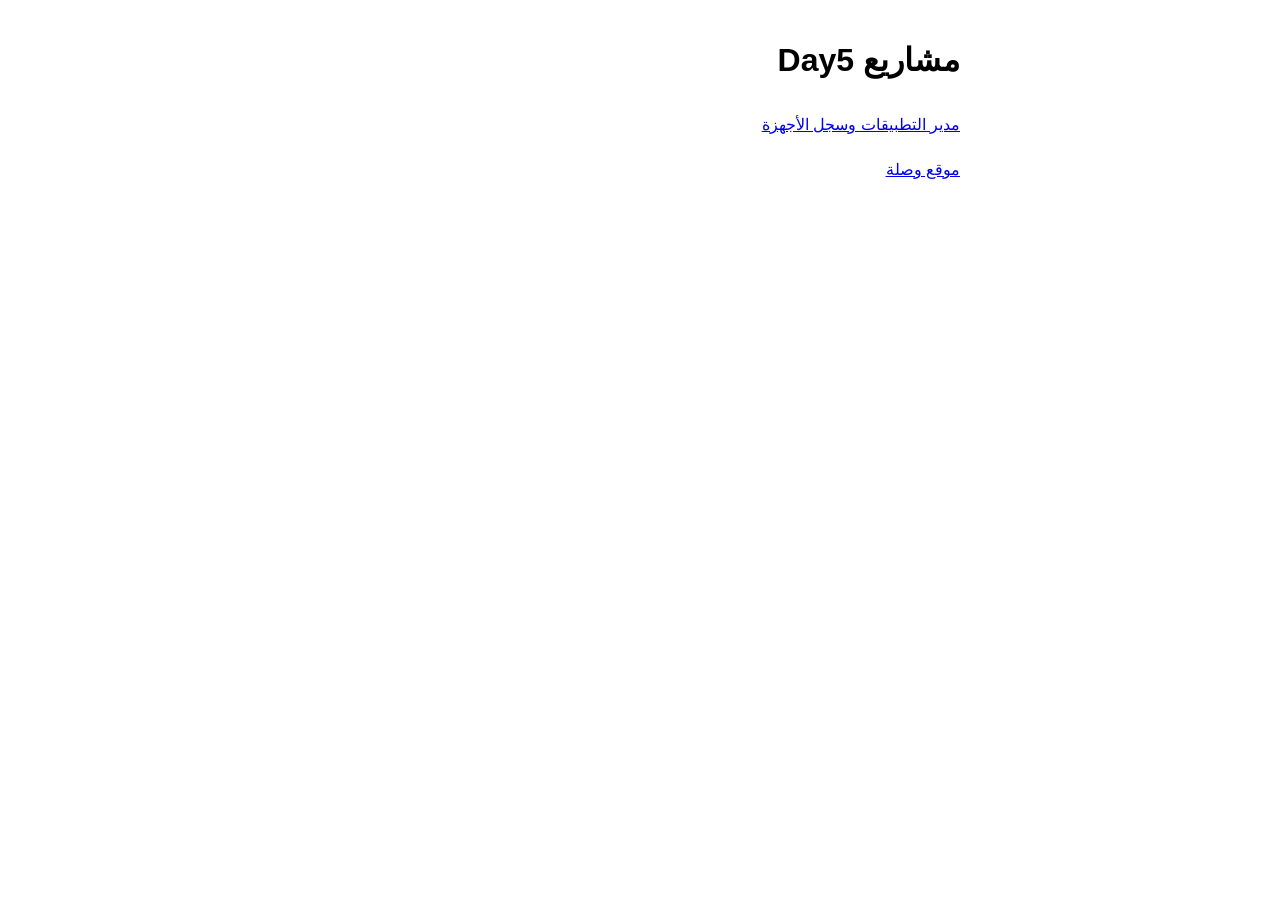
<file: index.html>
<!DOCTYPE html>
<html lang="ar" dir="rtl">
<head>
<meta charset="UTF-8">
<meta name="viewport" content="width=device-width, initial-scale=1">
<title>يوم 5</title>
<style>body{font-family:Tahoma,sans-serif;max-width:40rem;margin:2rem auto;padding:0 1rem;line-height:1.8}a{display:block;margin:.4rem 0}</style>
</head>
<body>
<h1>مشاريع Day5</h1>
<p><a href="portal/">مدير التطبيقات وسجل الأجهزة</a></p>
<p><a href="website/">موقع وصلة</a></p>
</body>
</html>
</file>
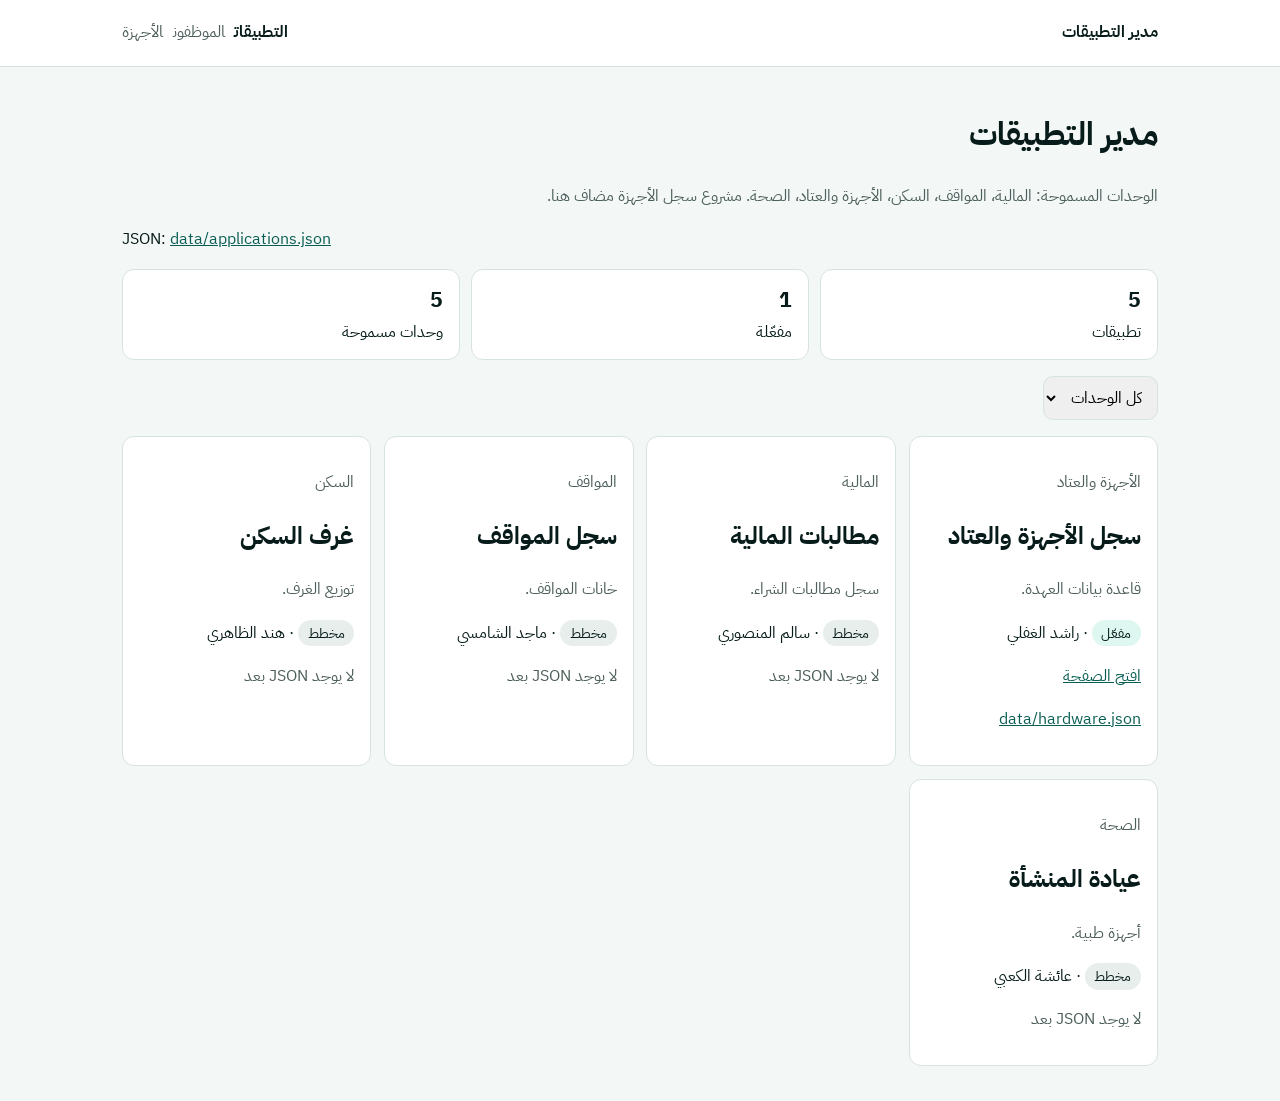
<file: portal/index.html>
<!DOCTYPE html>
<html lang="ar" dir="rtl">
<head>
<meta charset="UTF-8">
<meta name="viewport" content="width=device-width, initial-scale=1">
<title>مدير التطبيقات</title>
<link rel="stylesheet" href="https://fonts.googleapis.com/css2?family=IBM+Plex+Sans+Arabic:wght@400;700&display=swap">
<link rel="stylesheet" href="styles.css">
</head>
<body data-page="apps">
<header><div class="wrap"><a class="brand" href="index.html">مدير التطبيقات</a><nav><a href="index.html" aria-current="page">التطبيقات</a><a href="employees.html">الموظفون</a><a href="hardware.html">الأجهزة</a></nav></div></header>
<main class="wrap">
<h1>مدير التطبيقات</h1>
<p class="lead">الوحدات المسموحة: المالية، المواقف، السكن، الأجهزة والعتاد، الصحة. مشروع سجل الأجهزة مضاف هنا.</p>
<p class="json-link">JSON: <a href="data/applications.json">data/applications.json</a></p>
<ul class="stats" id="stats"></ul>
<div class="toolbar"><select id="unit"><option value="">كل الوحدات</option><option value="hardware">الأجهزة</option><option value="finance">المالية</option><option value="parking">المواقف</option><option value="accommodation">السكن</option><option value="health">الصحة</option></select></div>
<p id="error"></p>
<ul class="grid" id="app-grid"></ul>
</main>
<script src="app.js"></script>
</body></html>
</file>
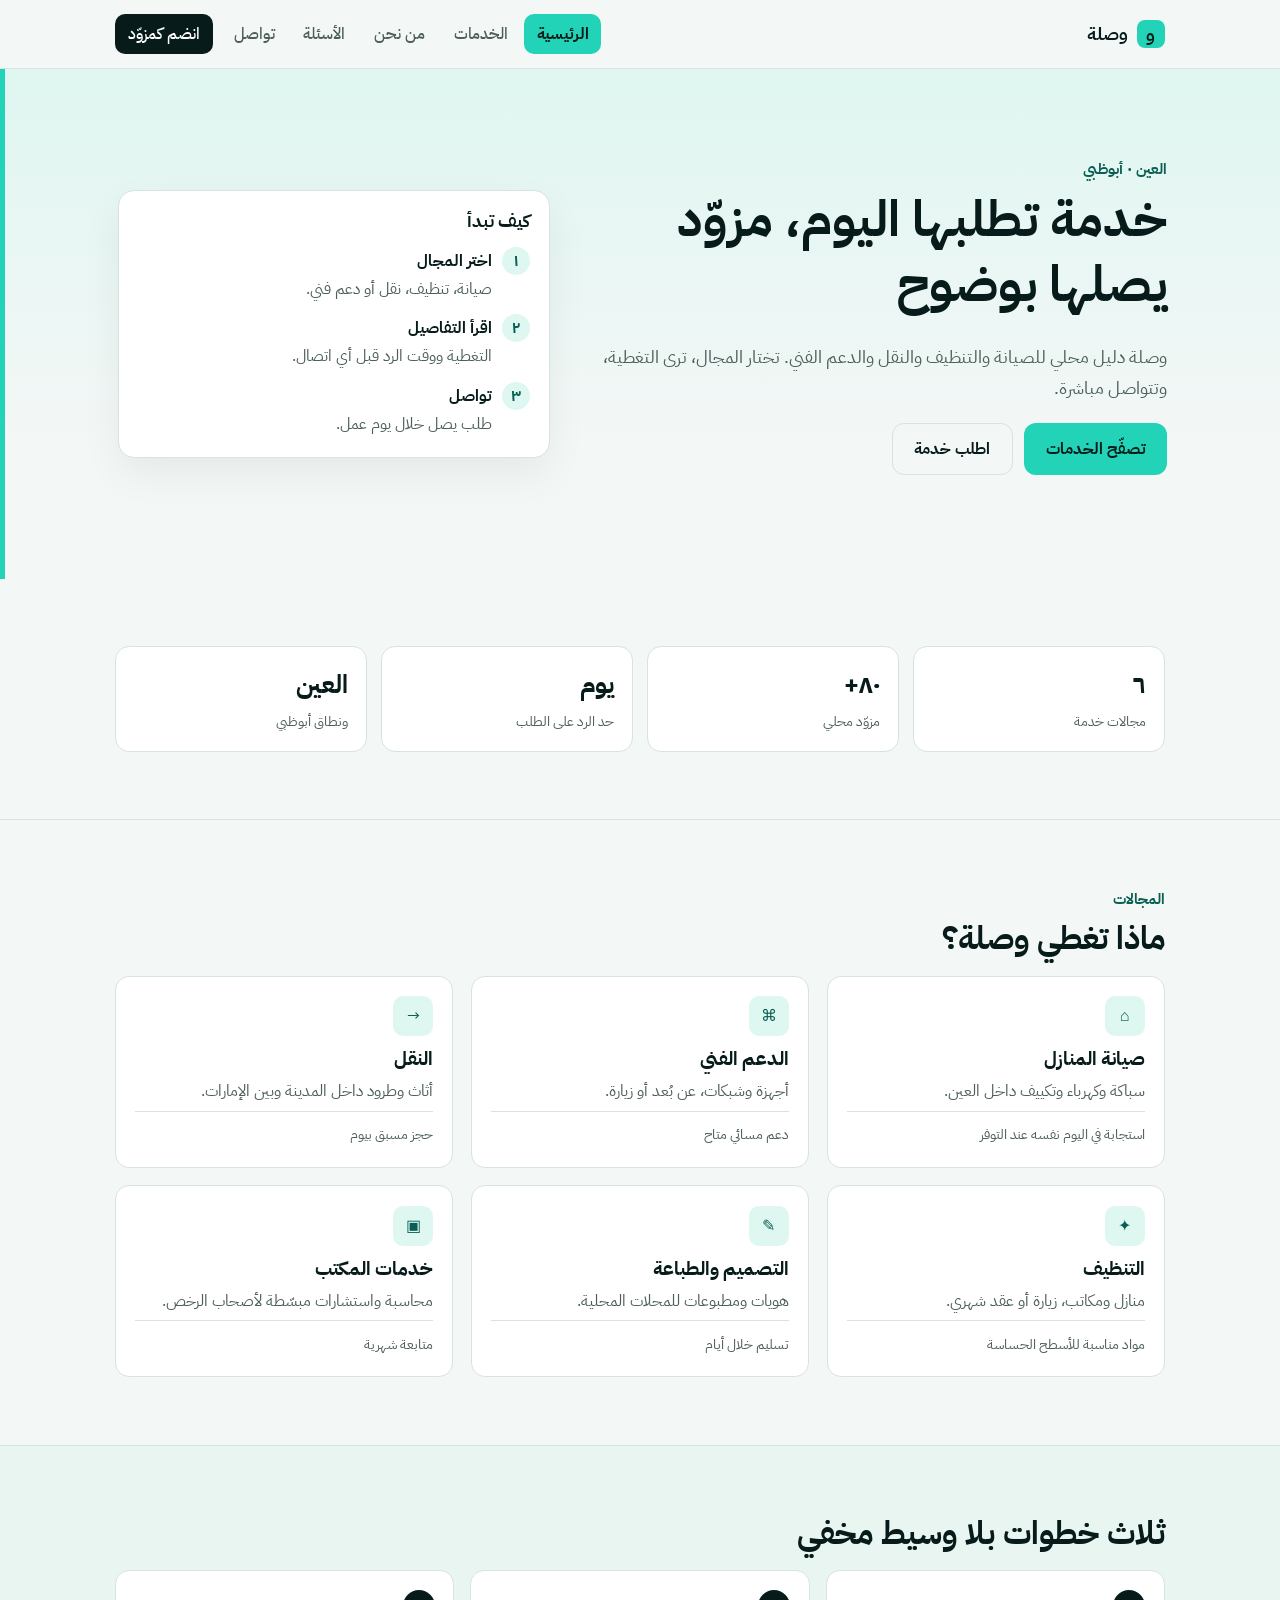
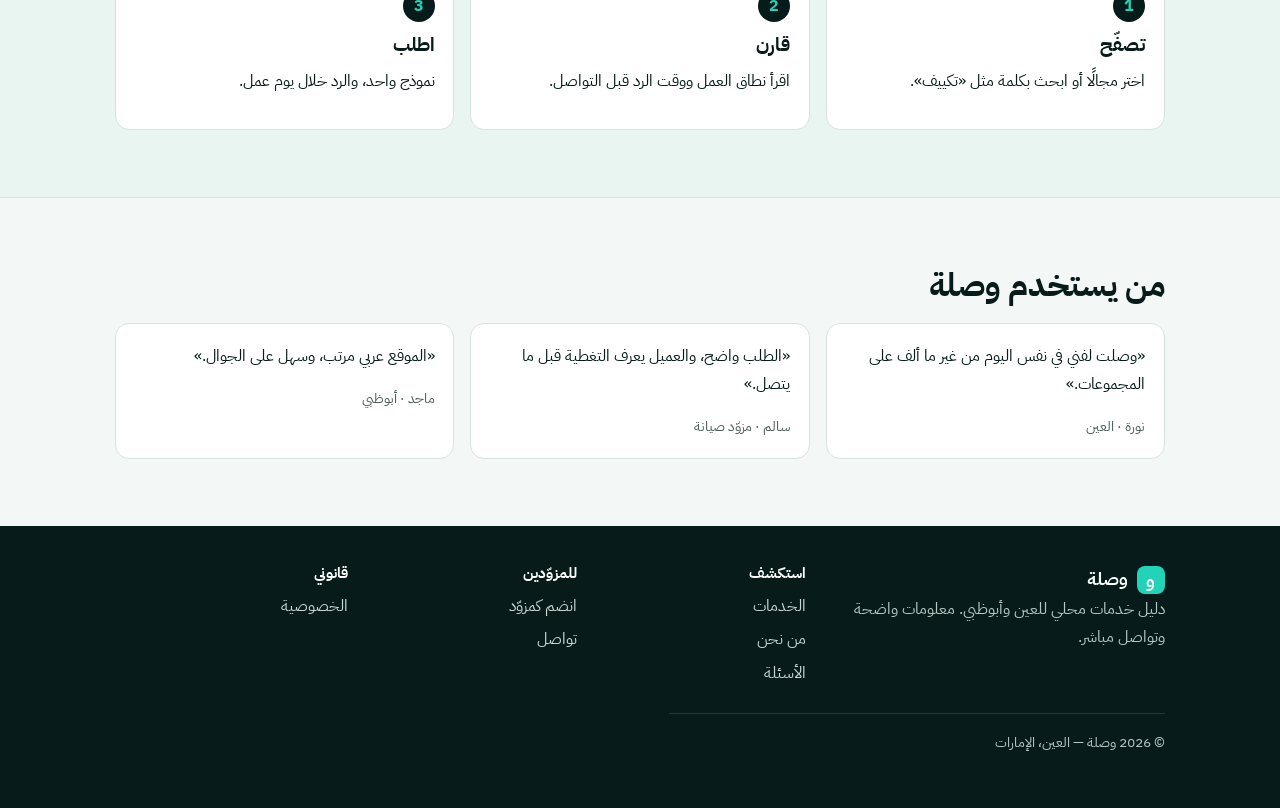
<file: website/index.html>
<!DOCTYPE html>
<html lang="ar" dir="rtl">
<head>
<meta charset="UTF-8">
<meta name="viewport" content="width=device-width, initial-scale=1">
<title>وصلة — خدمات واضحة في العين</title>
<meta name="description" content="وصلة تربطك بمزوّدي الصيانة والتنظيف والنقل والدعم الفني في العين وأبوظبي.">
<link rel="icon" href="favicon.svg" type="image/svg+xml">
<link rel="preconnect" href="https://fonts.googleapis.com">
<link rel="preconnect" href="https://fonts.gstatic.com" crossorigin>
<link rel="stylesheet" href="https://fonts.googleapis.com/css2?family=IBM+Plex+Sans+Arabic:wght@400;500;700&display=swap">
<link rel="stylesheet" href="styles.css">
</head>
<body>
<a class="skip" href="#main">تخطّي إلى المحتوى</a>
<header class="site-header">
  <div class="wrap">
    <a class="brand" href="index.html"><span class="mark">و</span> وصلة</a>
    <button class="nav-toggle" type="button" aria-expanded="false" aria-controls="site-nav">القائمة</button>
    <nav class="nav" id="site-nav" aria-label="التنقّل">
      <ul>
        <li><a href="index.html" aria-current="page">الرئيسية</a></li>
        <li><a href="services.html">الخدمات</a></li>
        <li><a href="about.html">من نحن</a></li>
        <li><a href="faq.html">الأسئلة</a></li>
        <li><a href="contact.html">تواصل</a></li>
        <li><a class="nav-cta" href="join.html">انضم كمزوّد</a></li>
      </ul>
    </nav>
  </div>
</header>
<main id="main">
  <section class="hero">
    <div class="wrap hero-grid">
      <div>
        <p class="kicker">العين · أبوظبي</p>
        <h1>خدمة تطلبها اليوم، مزوّد يصلها بوضوح</h1>
        <p class="lead">وصلة دليل محلي للصيانة والتنظيف والنقل والدعم الفني. تختار المجال، ترى التغطية، وتتواصل مباشرة.</p>
        <p class="btn-row">
          <a class="btn" href="services.html">تصفّح الخدمات</a>
          <a class="btn btn-ghost" href="contact.html">اطلب خدمة</a>
        </p>
      </div>
      <aside class="panel">
        <h2 style="font-size:1.15rem;margin:0 0 .8rem">كيف تبدأ</h2>
        <ol class="mini">
          <li><span class="dot">١</span><span><strong>اختر المجال</strong>صيانة، تنظيف، نقل أو دعم فني.</span></li>
          <li><span class="dot">٢</span><span><strong>اقرأ التفاصيل</strong>التغطية ووقت الرد قبل أي اتصال.</span></li>
          <li><span class="dot">٣</span><span><strong>تواصل</strong>طلب يصل خلال يوم عمل.</span></li>
        </ol>
      </aside>
    </div>
  </section>
  <section class="section">
    <div class="wrap">
      <ul class="stats">
        <li class="stat"><b>٦</b><span>مجالات خدمة</span></li>
        <li class="stat"><b>٨٠+</b><span>مزوّد محلي</span></li>
        <li class="stat"><b>يوم</b><span>حد الرد على الطلب</span></li>
        <li class="stat"><b>العين</b><span>ونطاق أبوظبي</span></li>
      </ul>
    </div>
  </section>
  <section class="section">
    <div class="wrap">
      <p class="kicker">المجالات</p>
      <h2>ماذا تغطي وصلة؟</h2>
      <ul class="grid">
        <li class="card"><div class="icon">⌂</div><h3><a href="services.html#home">صيانة المنازل</a></h3><p>سباكة وكهرباء وتكييف داخل العين.</p><p class="meta">استجابة في اليوم نفسه عند التوفر</p></li>
        <li class="card"><div class="icon">⌘</div><h3><a href="services.html#tech">الدعم الفني</a></h3><p>أجهزة وشبكات، عن بُعد أو زيارة.</p><p class="meta">دعم مسائي متاح</p></li>
        <li class="card"><div class="icon">→</div><h3><a href="services.html#move">النقل</a></h3><p>أثاث وطرود داخل المدينة وبين الإمارات.</p><p class="meta">حجز مسبق بيوم</p></li>
        <li class="card"><div class="icon">✦</div><h3><a href="services.html#clean">التنظيف</a></h3><p>منازل ومكاتب، زيارة أو عقد شهري.</p><p class="meta">مواد مناسبة للأسطح الحساسة</p></li>
        <li class="card"><div class="icon">✎</div><h3><a href="services.html#design">التصميم والطباعة</a></h3><p>هويات ومطبوعات للمحلات المحلية.</p><p class="meta">تسليم خلال أيام</p></li>
        <li class="card"><div class="icon">▣</div><h3><a href="services.html#office">خدمات المكتب</a></h3><p>محاسبة واستشارات مبسّطة لأصحاب الرخص.</p><p class="meta">متابعة شهرية</p></li>
      </ul>
    </div>
  </section>
  <section class="section band">
    <div class="wrap">
      <h2>ثلاث خطوات بلا وسيط مخفي</h2>
      <ol class="steps">
        <li><h3>تصفّح</h3><p>اختر مجالًا أو ابحث بكلمة مثل «تكييف».</p></li>
        <li><h3>قارن</h3><p>اقرأ نطاق العمل ووقت الرد قبل التواصل.</p></li>
        <li><h3>اطلب</h3><p>نموذج واحد، والرد خلال يوم عمل.</p></li>
      </ol>
    </div>
  </section>
  <section class="section">
    <div class="wrap">
      <h2>من يستخدم وصلة</h2>
      <ul class="quotes">
        <li class="quote"><p>«وصلت لفني في نفس اليوم من غير ما ألف على المجموعات.»</p><footer>نورة · العين</footer></li>
        <li class="quote"><p>«الطلب واضح، والعميل يعرف التغطية قبل ما يتصل.»</p><footer>سالم · مزوّد صيانة</footer></li>
        <li class="quote"><p>«الموقع عربي مرتب، وسهل على الجوال.»</p><footer>ماجد · أبوظبي</footer></li>
      </ul>
    </div>
  </section>
</main>
<footer class="site-footer">
  <div class="wrap">
    <div class="foot">
      <div>
        <a class="brand" href="index.html" style="color:#fff"><span class="mark">و</span> وصلة</a>
        <p>دليل خدمات محلي للعين وأبوظبي. معلومات واضحة وتواصل مباشر.</p>
      </div>
      <div><h2>استكشف</h2><ul><li><a href="services.html">الخدمات</a></li><li><a href="about.html">من نحن</a></li><li><a href="faq.html">الأسئلة</a></li></ul></div>
      <div><h2>للمزوّدين</h2><ul><li><a href="join.html">انضم كمزوّد</a></li><li><a href="contact.html">تواصل</a></li></ul></div>
      <div><h2>قانوني</h2><ul><li><a href="privacy.html">الخصوصية</a></li></ul></div>
    </div>
    <p class="copy">© <span data-year>2026</span> وصلة — العين، الإمارات</p>
  </div>
</footer>
<script src="script.js"></script>
</body>
</html>
</file>
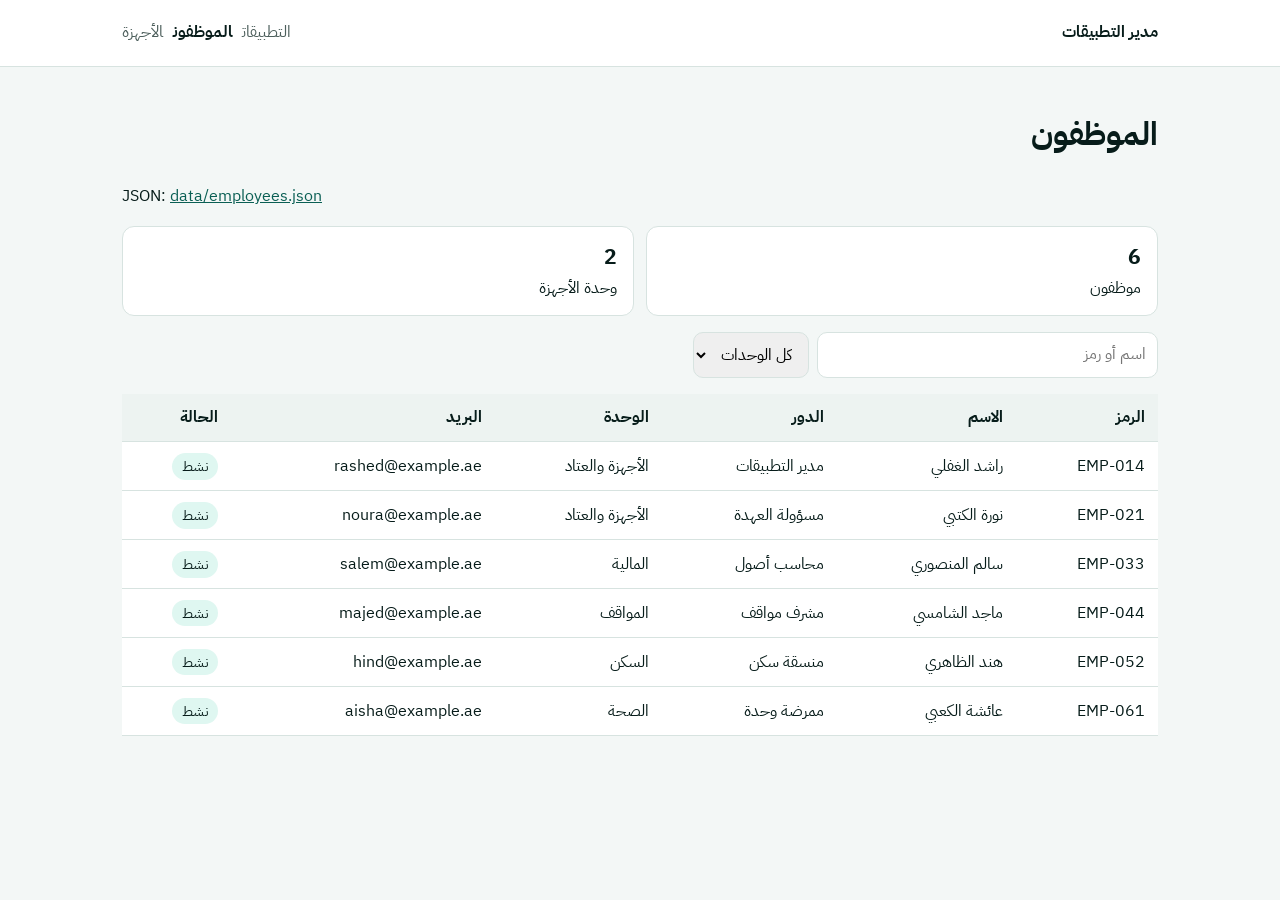
<file: portal/employees.html>
<!DOCTYPE html>
<html lang="ar" dir="rtl">
<head>
<meta charset="UTF-8">
<meta name="viewport" content="width=device-width, initial-scale=1">
<title>الموظفون</title>
<link rel="stylesheet" href="https://fonts.googleapis.com/css2?family=IBM+Plex+Sans+Arabic:wght@400;700&display=swap">
<link rel="stylesheet" href="styles.css">
</head>
<body data-page="employees">
<header><div class="wrap"><a class="brand" href="index.html">مدير التطبيقات</a><nav><a href="index.html">التطبيقات</a><a href="employees.html" aria-current="page">الموظفون</a><a href="hardware.html">الأجهزة</a></nav></div></header>
<main class="wrap">
<h1>الموظفون</h1>
<p class="json-link">JSON: <a href="data/employees.json">data/employees.json</a></p>
<ul class="stats" id="stats"></ul>
<div class="toolbar"><input id="q" type="search" placeholder="اسم أو رمز"><select id="unit"><option value="">كل الوحدات</option><option value="hardware">الأجهزة</option><option value="finance">المالية</option><option value="parking">المواقف</option><option value="accommodation">السكن</option><option value="health">الصحة</option></select></div>
<p id="error"></p>
<div style="overflow:auto"><table><thead><tr><th>الرمز</th><th>الاسم</th><th>الدور</th><th>الوحدة</th><th class="hide-sm">البريد</th><th>الحالة</th></tr></thead><tbody id="emp-body"></tbody></table></div>
</main>
<script src="app.js"></script>
</body></html>
</file>
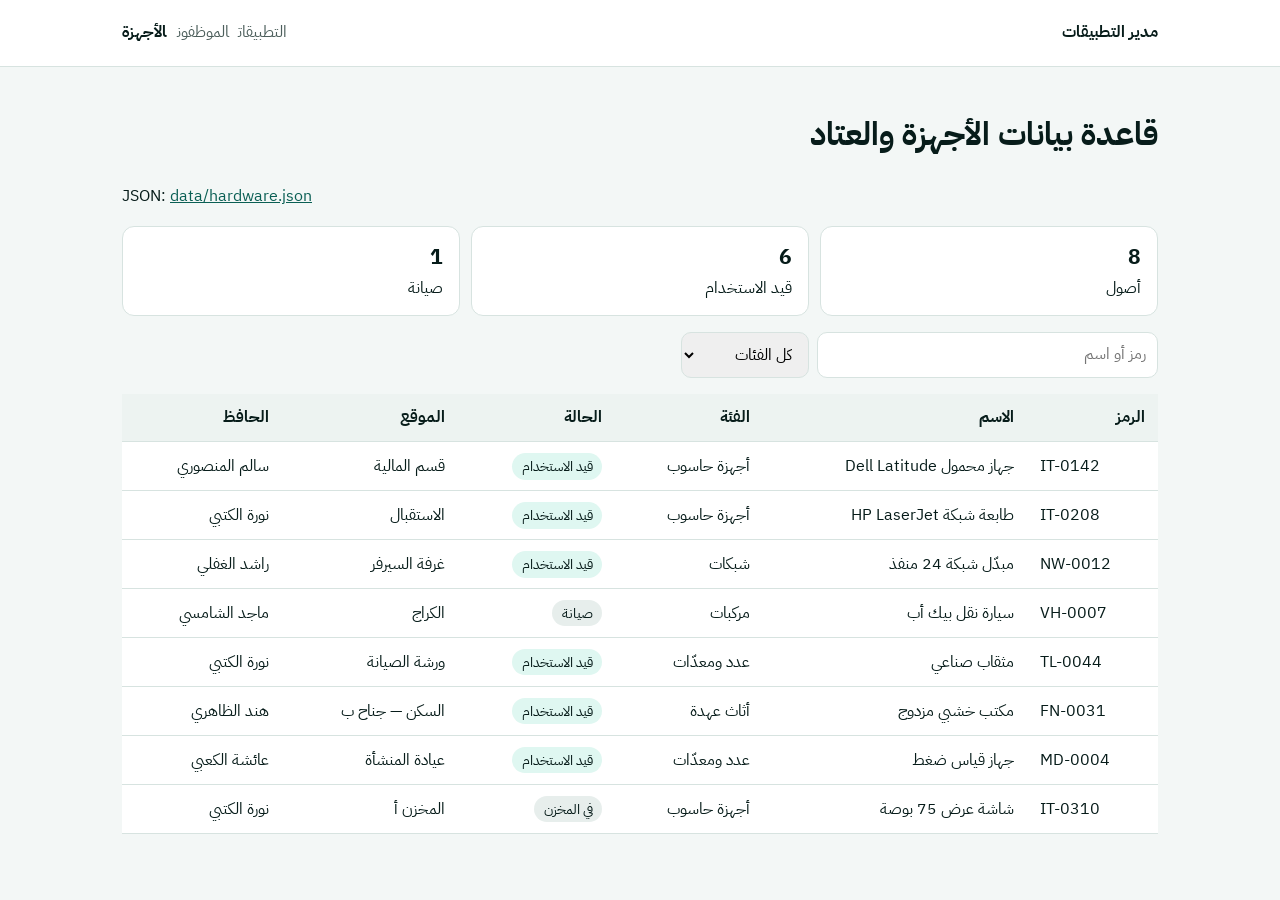
<file: portal/hardware.html>
<!DOCTYPE html>
<html lang="ar" dir="rtl">
<head>
<meta charset="UTF-8">
<meta name="viewport" content="width=device-width, initial-scale=1">
<title>سجل الأجهزة</title>
<link rel="stylesheet" href="https://fonts.googleapis.com/css2?family=IBM+Plex+Sans+Arabic:wght@400;700&display=swap">
<link rel="stylesheet" href="styles.css">
</head>
<body data-page="hardware">
<header><div class="wrap"><a class="brand" href="index.html">مدير التطبيقات</a><nav><a href="index.html">التطبيقات</a><a href="employees.html">الموظفون</a><a href="hardware.html" aria-current="page">الأجهزة</a></nav></div></header>
<main class="wrap">
<h1>قاعدة بيانات الأجهزة والعتاد</h1>
<p class="json-link">JSON: <a href="data/hardware.json">data/hardware.json</a></p>
<ul class="stats" id="stats"></ul>
<div class="toolbar"><input id="q" type="search" placeholder="رمز أو اسم"><select id="category"><option value="">كل الفئات</option></select></div>
<p id="error"></p>
<div style="overflow:auto"><table><thead><tr><th>الرمز</th><th>الاسم</th><th>الفئة</th><th>الحالة</th><th>الموقع</th><th class="hide-sm">الحافظ</th></tr></thead><tbody id="hw-body"></tbody></table></div>
</main>
<script src="app.js"></script>
</body></html>
</file>
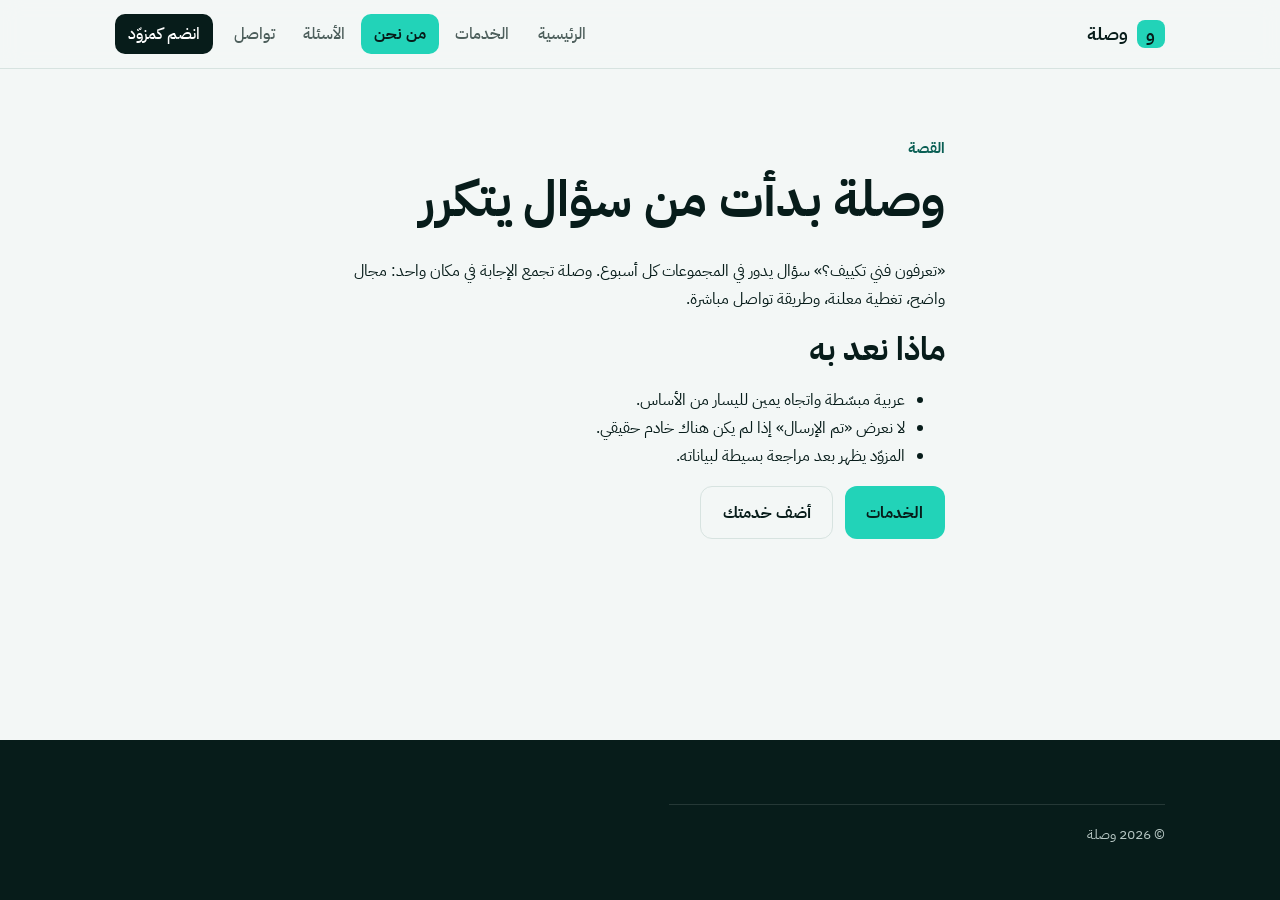
<file: website/about.html>
<!DOCTYPE html>
<html lang="ar" dir="rtl">
<head>
<meta charset="UTF-8">
<meta name="viewport" content="width=device-width, initial-scale=1">
<title>من نحن — وصلة</title>
<link rel="icon" href="favicon.svg" type="image/svg+xml">
<link rel="preconnect" href="https://fonts.googleapis.com">
<link rel="preconnect" href="https://fonts.gstatic.com" crossorigin>
<link rel="stylesheet" href="https://fonts.googleapis.com/css2?family=IBM+Plex+Sans+Arabic:wght@400;500;700&display=swap">
<link rel="stylesheet" href="styles.css">
</head>
<body>
<a class="skip" href="#main">تخطّي إلى المحتوى</a>
<header class="site-header">
  <div class="wrap">
    <a class="brand" href="index.html"><span class="mark">و</span> وصلة</a>
    <button class="nav-toggle" type="button" aria-expanded="false" aria-controls="site-nav">القائمة</button>
    <nav class="nav" id="site-nav">
      <ul>
        <li><a href="index.html">الرئيسية</a></li>
        <li><a href="services.html">الخدمات</a></li>
        <li><a href="about.html" aria-current="page">من نحن</a></li>
        <li><a href="faq.html">الأسئلة</a></li>
        <li><a href="contact.html">تواصل</a></li>
        <li><a class="nav-cta" href="join.html">انضم كمزوّد</a></li>
      </ul>
    </nav>
  </div>
</header>
<main id="main">
  <section class="section">
    <div class="wrap prose">
      <p class="kicker">القصة</p>
      <h1>وصلة بدأت من سؤال يتكرر</h1>
      <p>«تعرفون فني تكييف؟» سؤال يدور في المجموعات كل أسبوع. وصلة تجمع الإجابة في مكان واحد: مجال واضح، تغطية معلنة، وطريقة تواصل مباشرة.</p>
      <h2>ماذا نعد به</h2>
      <ul>
        <li>عربية مبسّطة واتجاه يمين لليسار من الأساس.</li>
        <li>لا نعرض «تم الإرسال» إذا لم يكن هناك خادم حقيقي.</li>
        <li>المزوّد يظهر بعد مراجعة بسيطة لبياناته.</li>
      </ul>
      <p class="btn-row"><a class="btn" href="services.html">الخدمات</a><a class="btn btn-ghost" href="join.html">أضف خدمتك</a></p>
    </div>
  </section>
</main>
<footer class="site-footer"><div class="wrap"><p class="copy">© <span data-year>2026</span> وصلة</p></div></footer>
<script src="script.js"></script>
</body>
</html>
</file>
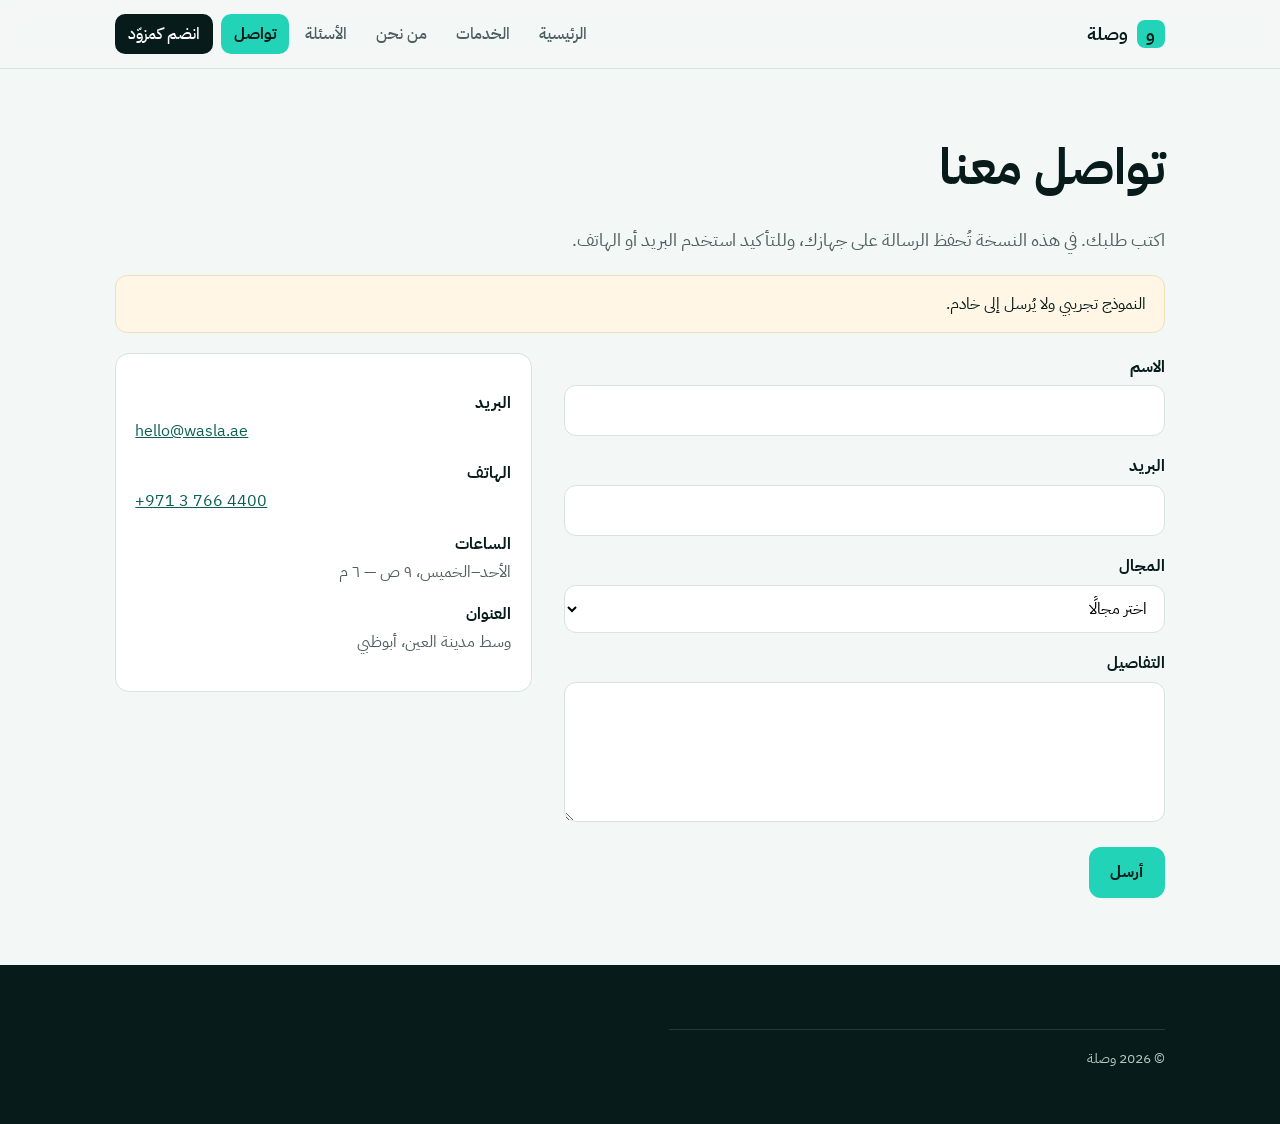
<file: website/contact.html>
<!DOCTYPE html>
<html lang="ar" dir="rtl">
<head>
<meta charset="UTF-8">
<meta name="viewport" content="width=device-width, initial-scale=1">
<title>تواصل — وصلة</title>
<link rel="icon" href="favicon.svg" type="image/svg+xml">
<link rel="preconnect" href="https://fonts.googleapis.com">
<link rel="preconnect" href="https://fonts.gstatic.com" crossorigin>
<link rel="stylesheet" href="https://fonts.googleapis.com/css2?family=IBM+Plex+Sans+Arabic:wght@400;500;700&display=swap">
<link rel="stylesheet" href="styles.css">
</head>
<body>
<a class="skip" href="#main">تخطّي إلى المحتوى</a>
<header class="site-header">
  <div class="wrap">
    <a class="brand" href="index.html"><span class="mark">و</span> وصلة</a>
    <button class="nav-toggle" type="button" aria-expanded="false" aria-controls="site-nav">القائمة</button>
    <nav class="nav" id="site-nav">
      <ul>
        <li><a href="index.html">الرئيسية</a></li>
        <li><a href="services.html">الخدمات</a></li>
        <li><a href="about.html">من نحن</a></li>
        <li><a href="faq.html">الأسئلة</a></li>
        <li><a href="contact.html" aria-current="page">تواصل</a></li>
        <li><a class="nav-cta" href="join.html">انضم كمزوّد</a></li>
      </ul>
    </nav>
  </div>
</header>
<main id="main">
  <section class="section">
    <div class="wrap">
      <h1>تواصل معنا</h1>
      <p class="lead">اكتب طلبك. في هذه النسخة تُحفظ الرسالة على جهازك، وللتأكيد استخدم البريد أو الهاتف.</p>
      <div class="banner is-notice">النموذج تجريبي ولا يُرسل إلى خادم.</div>
      <div class="split">
        <form class="js-form" action="#" method="post" novalidate>
          <div class="field"><label for="name">الاسم</label><input id="name" name="name" autocomplete="name"><p class="error" id="err-name"></p></div>
          <div class="field"><label for="email">البريد</label><input id="email" name="email" type="email" dir="ltr" autocomplete="email"><p class="error" id="err-email"></p></div>
          <div class="field"><label for="service">المجال</label>
            <select id="service" name="service">
              <option value="">اختر مجالًا</option>
              <option>صيانة المنازل</option><option>الدعم الفني</option><option>النقل</option><option>التنظيف</option><option>التصميم</option><option>خدمات المكتب</option>
            </select>
          </div>
          <div class="field"><label for="message">التفاصيل</label><textarea id="message" name="message"></textarea><p class="error" id="err-message"></p></div>
          <button class="btn" type="submit">أرسل</button>
          <p class="form-status" role="status"></p>
        </form>
        <aside class="info">
          <dl>
            <dt>البريد</dt><dd dir="ltr"><a href="mailto:hello@wasla.ae">hello@wasla.ae</a></dd>
            <dt>الهاتف</dt><dd dir="ltr"><a href="tel:+97137664400">+971 3 766 4400</a></dd>
            <dt>الساعات</dt><dd>الأحد–الخميس، ٩ ص — ٦ م</dd>
            <dt>العنوان</dt><dd>وسط مدينة العين، أبوظبي</dd>
          </dl>
        </aside>
      </div>
    </div>
  </section>
</main>
<footer class="site-footer"><div class="wrap"><p class="copy">© <span data-year>2026</span> وصلة</p></div></footer>
<script src="script.js"></script>
</body>
</html>
</file>
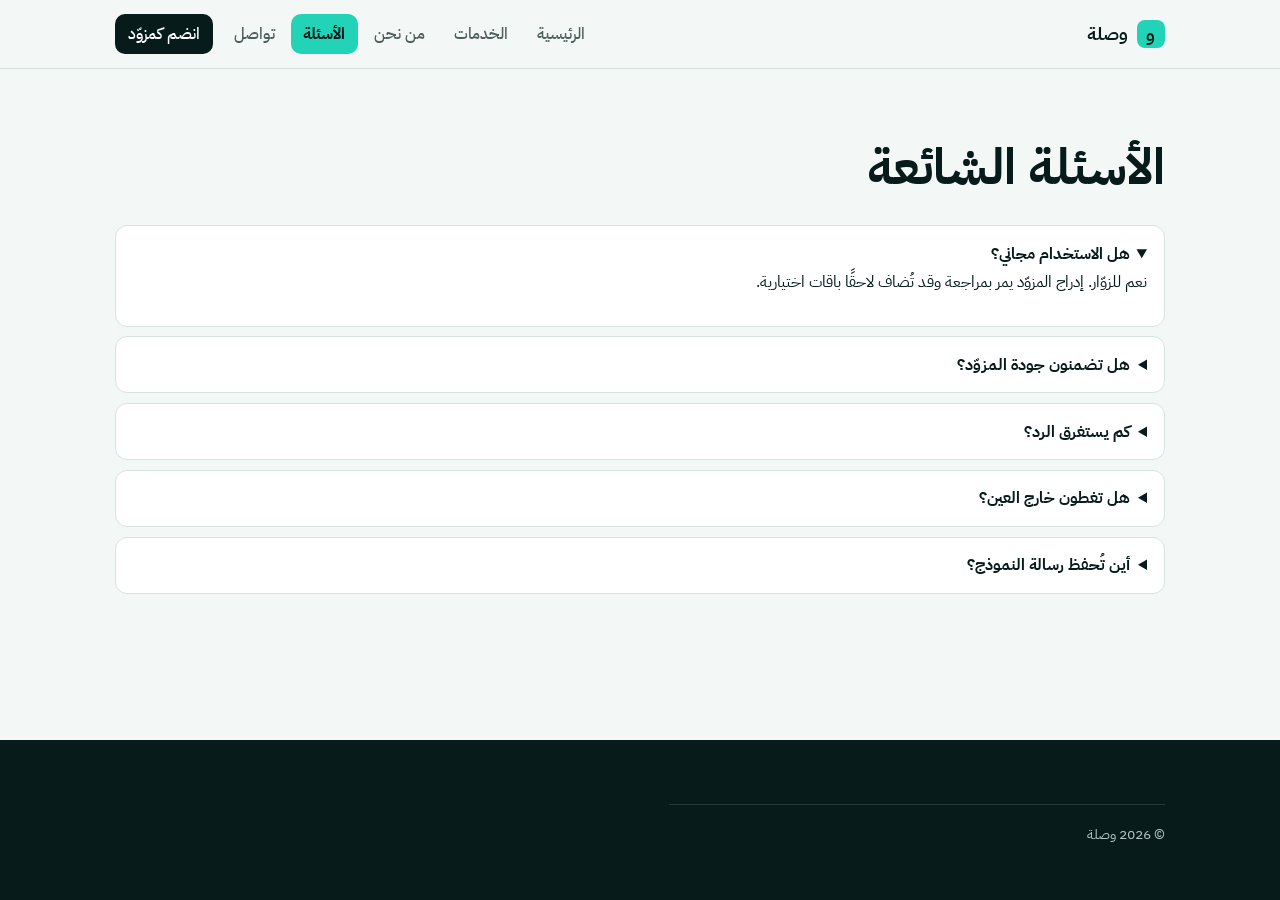
<file: website/faq.html>
<!DOCTYPE html>
<html lang="ar" dir="rtl">
<head>
<meta charset="UTF-8">
<meta name="viewport" content="width=device-width, initial-scale=1">
<title>الأسئلة — وصلة</title>
<link rel="icon" href="favicon.svg" type="image/svg+xml">
<link rel="preconnect" href="https://fonts.googleapis.com">
<link rel="preconnect" href="https://fonts.gstatic.com" crossorigin>
<link rel="stylesheet" href="https://fonts.googleapis.com/css2?family=IBM+Plex+Sans+Arabic:wght@400;500;700&display=swap">
<link rel="stylesheet" href="styles.css">
</head>
<body>
<a class="skip" href="#main">تخطّي إلى المحتوى</a>
<header class="site-header">
  <div class="wrap">
    <a class="brand" href="index.html"><span class="mark">و</span> وصلة</a>
    <button class="nav-toggle" type="button" aria-expanded="false" aria-controls="site-nav">القائمة</button>
    <nav class="nav" id="site-nav">
      <ul>
        <li><a href="index.html">الرئيسية</a></li>
        <li><a href="services.html">الخدمات</a></li>
        <li><a href="about.html">من نحن</a></li>
        <li><a href="faq.html" aria-current="page">الأسئلة</a></li>
        <li><a href="contact.html">تواصل</a></li>
        <li><a class="nav-cta" href="join.html">انضم كمزوّد</a></li>
      </ul>
    </nav>
  </div>
</header>
<main id="main">
  <section class="section">
    <div class="wrap">
      <h1>الأسئلة الشائعة</h1>
      <div class="faq">
        <details open><summary>هل الاستخدام مجاني؟</summary><p>نعم للزوّار. إدراج المزوّد يمر بمراجعة وقد تُضاف لاحقًا باقات اختيارية.</p></details>
        <details><summary>هل تضمنون جودة المزوّد؟</summary><p>نعرض معلومات واضحة. الاتفاق النهائي بينك وبين المزوّد، وننصح بتسعيرة مكتوبة.</p></details>
        <details><summary>كم يستغرق الرد؟</summary><p>خلال يوم عمل في ساعات العمل الرسمية.</p></details>
        <details><summary>هل تغطون خارج العين؟</summary><p>الأساس العين. النقل وبعض الخدمات عن بُعد تصل أبوظبي وبقية الإمارات.</p></details>
        <details><summary>أين تُحفظ رسالة النموذج؟</summary><p>في هذه النسخة داخل متصفحك فقط. للتواصل الفعلي استخدم البريد أو الهاتف.</p></details>
      </div>
    </div>
  </section>
</main>
<footer class="site-footer"><div class="wrap"><p class="copy">© <span data-year>2026</span> وصلة</p></div></footer>
<script src="script.js"></script>
</body>
</html>
</file>
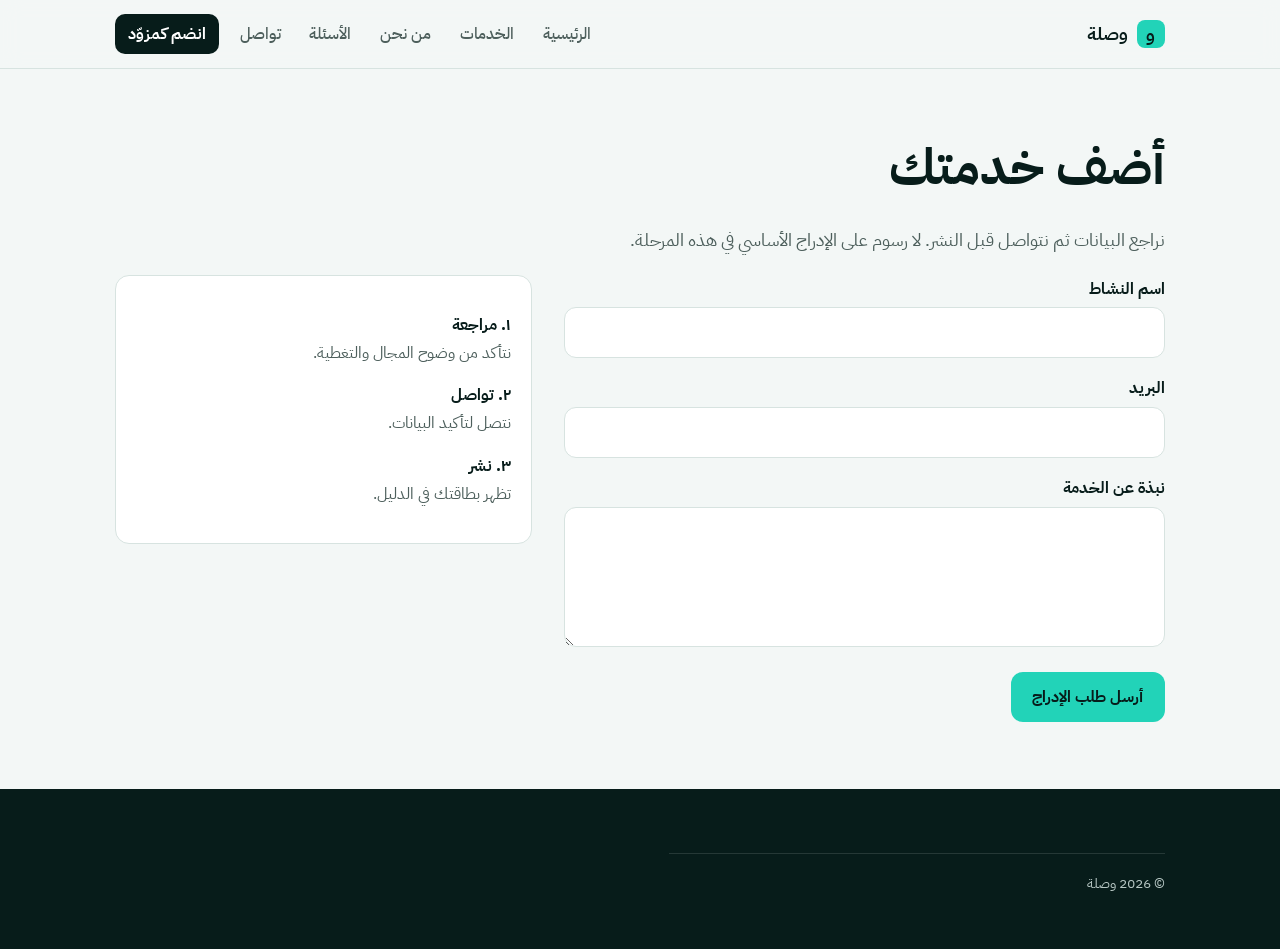
<file: website/join.html>
<!DOCTYPE html>
<html lang="ar" dir="rtl">
<head>
<meta charset="UTF-8">
<meta name="viewport" content="width=device-width, initial-scale=1">
<title>انضم كمزوّد — وصلة</title>
<link rel="icon" href="favicon.svg" type="image/svg+xml">
<link rel="preconnect" href="https://fonts.googleapis.com">
<link rel="preconnect" href="https://fonts.gstatic.com" crossorigin>
<link rel="stylesheet" href="https://fonts.googleapis.com/css2?family=IBM+Plex+Sans+Arabic:wght@400;500;700&display=swap">
<link rel="stylesheet" href="styles.css">
</head>
<body>
<a class="skip" href="#main">تخطّي إلى المحتوى</a>
<header class="site-header">
  <div class="wrap">
    <a class="brand" href="index.html"><span class="mark">و</span> وصلة</a>
    <button class="nav-toggle" type="button" aria-expanded="false" aria-controls="site-nav">القائمة</button>
    <nav class="nav" id="site-nav">
      <ul>
        <li><a href="index.html">الرئيسية</a></li>
        <li><a href="services.html">الخدمات</a></li>
        <li><a href="about.html">من نحن</a></li>
        <li><a href="faq.html">الأسئلة</a></li>
        <li><a href="contact.html">تواصل</a></li>
        <li><a class="nav-cta" href="join.html" aria-current="page">انضم كمزوّد</a></li>
      </ul>
    </nav>
  </div>
</header>
<main id="main">
  <section class="section">
    <div class="wrap">
      <h1>أضف خدمتك</h1>
      <p class="lead">نراجع البيانات ثم نتواصل قبل النشر. لا رسوم على الإدراج الأساسي في هذه المرحلة.</p>
      <div class="split">
        <form class="js-form" action="#" method="post" novalidate>
          <div class="field"><label for="name">اسم النشاط</label><input id="name" name="name"><p class="error" id="err-name"></p></div>
          <div class="field"><label for="email">البريد</label><input id="email" name="email" type="email" dir="ltr"><p class="error" id="err-email"></p></div>
          <div class="field"><label for="message">نبذة عن الخدمة</label><textarea id="message" name="message"></textarea><p class="error" id="err-message"></p></div>
          <button class="btn" type="submit">أرسل طلب الإدراج</button>
          <p class="form-status" role="status"></p>
        </form>
        <aside class="info">
          <dl>
            <dt>١. مراجعة</dt><dd>نتأكد من وضوح المجال والتغطية.</dd>
            <dt>٢. تواصل</dt><dd>نتصل لتأكيد البيانات.</dd>
            <dt>٣. نشر</dt><dd>تظهر بطاقتك في الدليل.</dd>
          </dl>
        </aside>
      </div>
    </div>
  </section>
</main>
<footer class="site-footer"><div class="wrap"><p class="copy">© <span data-year>2026</span> وصلة</p></div></footer>
<script src="script.js"></script>
</body>
</html>
</file>
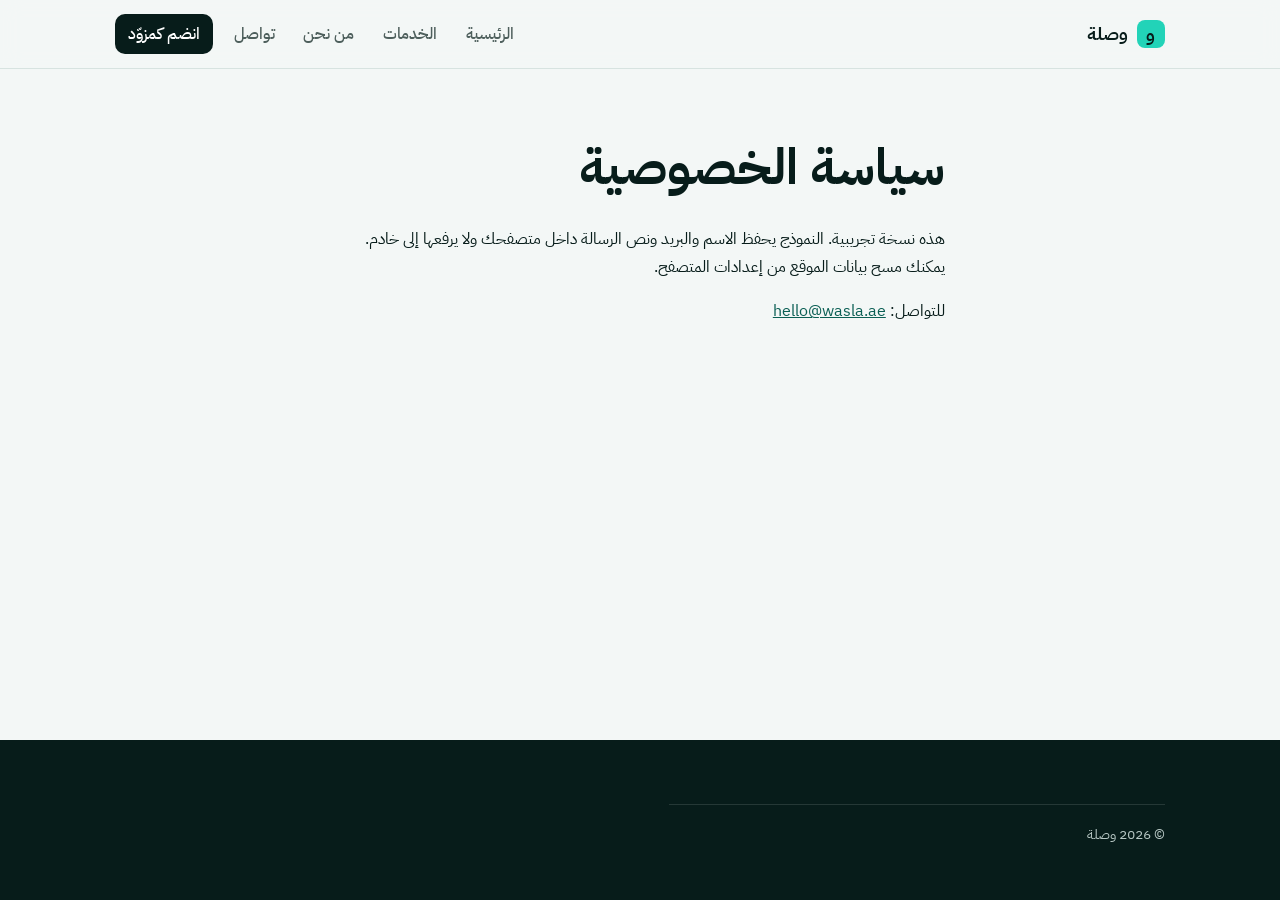
<file: website/privacy.html>
<!DOCTYPE html>
<html lang="ar" dir="rtl">
<head>
<meta charset="UTF-8">
<meta name="viewport" content="width=device-width, initial-scale=1">
<title>الخصوصية — وصلة</title>
<link rel="icon" href="favicon.svg" type="image/svg+xml">
<link rel="preconnect" href="https://fonts.googleapis.com">
<link rel="preconnect" href="https://fonts.gstatic.com" crossorigin>
<link rel="stylesheet" href="https://fonts.googleapis.com/css2?family=IBM+Plex+Sans+Arabic:wght@400;500;700&display=swap">
<link rel="stylesheet" href="styles.css">
</head>
<body>
<a class="skip" href="#main">تخطّي إلى المحتوى</a>
<header class="site-header">
  <div class="wrap">
    <a class="brand" href="index.html"><span class="mark">و</span> وصلة</a>
    <button class="nav-toggle" type="button" aria-expanded="false" aria-controls="site-nav">القائمة</button>
    <nav class="nav" id="site-nav">
      <ul>
        <li><a href="index.html">الرئيسية</a></li>
        <li><a href="services.html">الخدمات</a></li>
        <li><a href="about.html">من نحن</a></li>
        <li><a href="contact.html">تواصل</a></li>
        <li><a class="nav-cta" href="join.html">انضم كمزوّد</a></li>
      </ul>
    </nav>
  </div>
</header>
<main id="main">
  <section class="section">
    <div class="wrap prose">
      <h1>سياسة الخصوصية</h1>
      <p>هذه نسخة تجريبية. النموذج يحفظ الاسم والبريد ونص الرسالة داخل متصفحك ولا يرفعها إلى خادم. يمكنك مسح بيانات الموقع من إعدادات المتصفح.</p>
      <p>للتواصل: <a href="mailto:hello@wasla.ae">hello@wasla.ae</a></p>
    </div>
  </section>
</main>
<footer class="site-footer"><div class="wrap"><p class="copy">© <span data-year>2026</span> وصلة</p></div></footer>
<script src="script.js"></script>
</body>
</html>
</file>
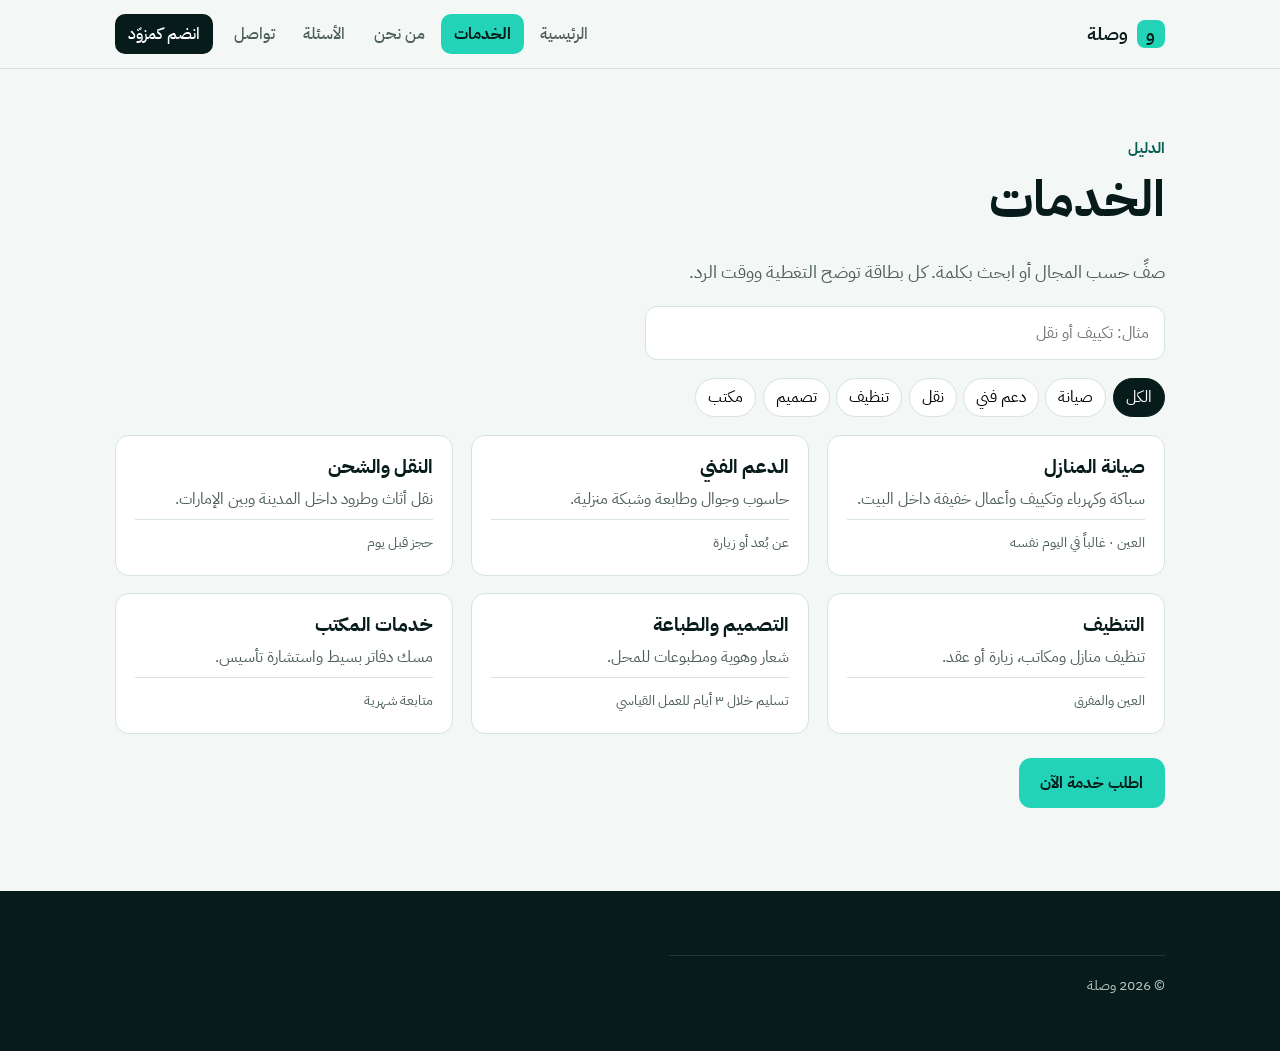
<file: website/services.html>
<!DOCTYPE html>
<html lang="ar" dir="rtl">
<head>
<meta charset="UTF-8">
<meta name="viewport" content="width=device-width, initial-scale=1">
<title>الخدمات — وصلة</title>
<meta name="description" content="مجالات الخدمة في وصلة: صيانة، دعم فني، نقل، تنظيف، تصميم، وخدمات المكتب.">
<link rel="icon" href="favicon.svg" type="image/svg+xml">
<link rel="preconnect" href="https://fonts.googleapis.com">
<link rel="preconnect" href="https://fonts.gstatic.com" crossorigin>
<link rel="stylesheet" href="https://fonts.googleapis.com/css2?family=IBM+Plex+Sans+Arabic:wght@400;500;700&display=swap">
<link rel="stylesheet" href="styles.css">
</head>
<body>
<a class="skip" href="#main">تخطّي إلى المحتوى</a>
<header class="site-header">
  <div class="wrap">
    <a class="brand" href="index.html"><span class="mark">و</span> وصلة</a>
    <button class="nav-toggle" type="button" aria-expanded="false" aria-controls="site-nav">القائمة</button>
    <nav class="nav" id="site-nav">
      <ul>
        <li><a href="index.html">الرئيسية</a></li>
        <li><a href="services.html" aria-current="page">الخدمات</a></li>
        <li><a href="about.html">من نحن</a></li>
        <li><a href="faq.html">الأسئلة</a></li>
        <li><a href="contact.html">تواصل</a></li>
        <li><a class="nav-cta" href="join.html">انضم كمزوّد</a></li>
      </ul>
    </nav>
  </div>
</header>
<main id="main">
  <section class="section">
    <div class="wrap">
      <p class="kicker">الدليل</p>
      <h1>الخدمات</h1>
      <p class="lead">صفِّ حسب المجال أو ابحث بكلمة. كل بطاقة توضح التغطية ووقت الرد.</p>
      <div class="search"><label for="q" style="position:absolute;clip:rect(0 0 0 0)">بحث</label>
        <input id="q" type="search" placeholder="مثال: تكييف أو نقل"></div>
      <div class="chips" id="chips">
        <button class="chip" type="button" data-cat="all" aria-pressed="true">الكل</button>
        <button class="chip" type="button" data-cat="home" aria-pressed="false">صيانة</button>
        <button class="chip" type="button" data-cat="tech" aria-pressed="false">دعم فني</button>
        <button class="chip" type="button" data-cat="move" aria-pressed="false">نقل</button>
        <button class="chip" type="button" data-cat="clean" aria-pressed="false">تنظيف</button>
        <button class="chip" type="button" data-cat="design" aria-pressed="false">تصميم</button>
        <button class="chip" type="button" data-cat="office" aria-pressed="false">مكتب</button>
      </div>
      <ul class="grid" id="service-grid">
        <li class="card" id="home" data-cat="home"><h3>صيانة المنازل</h3><p>سباكة وكهرباء وتكييف وأعمال خفيفة داخل البيت.</p><p class="meta">العين · غالباً في اليوم نفسه</p></li>
        <li class="card" id="tech" data-cat="tech"><h3>الدعم الفني</h3><p>حاسوب وجوال وطابعة وشبكة منزلية.</p><p class="meta">عن بُعد أو زيارة</p></li>
        <li class="card" id="move" data-cat="move"><h3>النقل والشحن</h3><p>نقل أثاث وطرود داخل المدينة وبين الإمارات.</p><p class="meta">حجز قبل يوم</p></li>
        <li class="card" id="clean" data-cat="clean"><h3>التنظيف</h3><p>تنظيف منازل ومكاتب، زيارة أو عقد.</p><p class="meta">العين والمفرق</p></li>
        <li class="card" id="design" data-cat="design"><h3>التصميم والطباعة</h3><p>شعار وهوية ومطبوعات للمحل.</p><p class="meta">تسليم خلال ٣ أيام للعمل القياسي</p></li>
        <li class="card" id="office" data-cat="office"><h3>خدمات المكتب</h3><p>مسك دفاتر بسيط واستشارة تأسيس.</p><p class="meta">متابعة شهرية</p></li>
      </ul>
      <p style="margin-block-start:1.5rem"><a class="btn" href="contact.html">اطلب خدمة الآن</a></p>
    </div>
  </section>
</main>
<footer class="site-footer"><div class="wrap"><p class="copy">© <span data-year>2026</span> وصلة</p></div></footer>
<script src="script.js"></script>
</body>
</html>
</file>
<file: portal/styles.css>
:root{--ink:#071c1a;--mint:#22D3B8;--mint-deep:#0A5F54;--paper:#F3F7F6;--line:#D7E3E0;--muted:#4D5F5C;--radius:12px}*{box-sizing:border-box}body{margin:0;min-height:100vh;font-family:"IBM Plex Sans Arabic","Segoe UI",Tahoma,sans-serif;background:var(--paper);color:var(--ink);line-height:1.7}a{color:var(--mint-deep)}.wrap{max-width:1100px;margin-inline:auto;padding:1.2rem clamp(1rem,4vw,2rem)}header{background:#fff;border-block-end:1px solid var(--line)}header .wrap{display:flex;justify-content:space-between;align-items:center;flex-wrap:wrap;gap:.8rem}.brand{font-weight:700;text-decoration:none;color:var(--ink)}nav a{margin-inline-start:.6rem;text-decoration:none;color:var(--muted)}nav a[aria-current="page"]{color:var(--ink);font-weight:700}.lead,.muted{color:var(--muted)}.stats{display:grid;grid-template-columns:repeat(auto-fit,minmax(140px,1fr));gap:.7rem;list-style:none;padding:0}.stat{background:#fff;border:1px solid var(--line);border-radius:var(--radius);padding:.8rem 1rem}.stat b{display:block;font-size:1.3rem}.toolbar{display:flex;gap:.5rem;flex-wrap:wrap;margin:0 0 1rem}input,select{font:inherit;padding:.5rem .7rem;border:1px solid var(--line);border-radius:10px}.grid{display:grid;grid-template-columns:repeat(auto-fill,minmax(min(100%,240px),1fr));gap:.8rem;list-style:none;padding:0}.card{background:#fff;border:1px solid var(--line);border-radius:var(--radius);padding:1rem}.tag{display:inline-block;background:#E7EEEC;border-radius:999px;padding:.1rem .6rem;font-size:.85rem}.tag.is-active,.tag.is-in_use{background:#DFF7F1}table{width:100%;border-collapse:collapse;background:#fff}th,td{text-align:start;padding:.65rem .8rem;border-block-end:1px solid var(--line)}th{background:#EDF3F1}.json-link{direction:ltr}footer{background:var(--ink);color:#B7C7C4;padding:1rem}@media(max-width:700px){.hide-sm{display:none}}
</file>
<file: website/styles.css>
:root{
  --ink:#071c1a;
  --mint:#22D3B8;
  --mint-deep:#0A5F54;
  --paper:#F3F7F6;
  --white:#fff;
  --line:#D7E3E0;
  --muted:#4D5F5C;
  --danger:#B3261E;
  --radius:14px;
}
*,*::before,*::after{box-sizing:border-box}
html{scroll-behavior:smooth}
body{
  margin:0;min-height:100vh;display:flex;flex-direction:column;
  background:var(--paper);color:var(--ink);
  font-family:"IBM Plex Sans Arabic","Noto Sans Arabic","Segoe UI",Tahoma,sans-serif;
  line-height:1.75;
}
h1,h2,h3{line-height:1.3;margin:0 0 .5em}
h1{font-size:clamp(2rem,5vw,3.1rem)}
h2{font-size:clamp(1.4rem,3vw,2rem)}
p{margin:0 0 1em;max-width:62ch}
a{color:var(--mint-deep)}
:focus-visible{outline:3px solid var(--ink);outline-offset:3px}
.wrap{width:100%;max-width:1120px;margin-inline:auto;padding-inline:clamp(1.1rem,4vw,2.2rem)}
.skip{position:absolute;inset-block-start:-120px;inset-inline-start:1rem;z-index:40;background:var(--ink);color:#fff;padding:.6rem 1rem;text-decoration:none}
.skip:focus{inset-block-start:0}
.site-header{position:sticky;inset-block-start:0;z-index:20;background:rgba(243,247,246,.92);backdrop-filter:blur(10px);border-block-end:1px solid var(--line)}
.site-header .wrap{display:flex;align-items:center;justify-content:space-between;gap:1rem;padding-block:.85rem;flex-wrap:wrap}
.brand{display:flex;align-items:center;gap:.55rem;color:var(--ink);text-decoration:none;font-weight:700;font-size:1.1rem}
.mark{width:28px;height:28px;border-radius:8px;background:var(--mint);display:grid;place-items:center;font-weight:800}
.nav-toggle{display:none;border:1px solid var(--line);background:#fff;font:inherit;font-weight:700;padding:.4rem .75rem;border-radius:8px}
.nav ul{display:flex;gap:.2rem;list-style:none;margin:0;padding:0;align-items:center}
.nav a{display:block;padding:.4rem .8rem;color:var(--muted);text-decoration:none;border-radius:10px;font-weight:500}
.nav a:hover{color:var(--ink);background:#E6EEEC}
.nav a[aria-current="page"]{background:var(--mint);color:var(--ink);font-weight:700}
.nav-cta{background:var(--ink)!important;color:#fff!important;margin-inline-start:.3rem}
.btn{display:inline-flex;align-items:center;justify-content:center;gap:.35rem;background:var(--mint);color:var(--ink);border:0;font:inherit;font-weight:700;padding:.7rem 1.35rem;border-radius:12px;text-decoration:none;cursor:pointer}
.btn:hover{background:#1CBDA4;color:var(--ink)}
.btn-ghost{background:transparent;border:1px solid var(--line);color:var(--ink)}
.btn-ghost:hover{background:#E6EEEC}
.btn-row{display:flex;flex-wrap:wrap;gap:.7rem}
main{flex:1}
.section{padding-block:clamp(2.4rem,6vw,4.2rem)}
.section + .section{border-block-start:1px solid var(--line)}
.kicker{color:var(--mint-deep);font-weight:700;font-size:.92rem;margin-block-end:.35rem}
.lead{color:var(--muted);font-size:1.12rem}
.hero{padding-block:clamp(3rem,8vw,5.5rem);background:linear-gradient(180deg,#dff6f1 0%,var(--paper) 72%);border-inline-end:5px solid var(--mint)}
.hero-grid{display:grid;grid-template-columns:1.15fr .85fr;gap:2rem;align-items:center}
.panel{background:#fff;border:1px solid var(--line);border-radius:16px;padding:1.2rem;box-shadow:0 16px 40px rgba(7,28,26,.06)}
.mini{list-style:none;margin:0;padding:0;display:grid;gap:.7rem}
.mini li{display:grid;grid-template-columns:28px 1fr;gap:.6rem;color:var(--muted)}
.mini strong{color:var(--ink);display:block}
.dot{width:28px;height:28px;border-radius:50%;background:#DFF7F1;color:var(--mint-deep);display:grid;place-items:center;font-weight:700}
.stats{display:grid;grid-template-columns:repeat(4,1fr);gap:.9rem;list-style:none;margin:0;padding:0}
.stat{background:#fff;border:1px solid var(--line);border-radius:var(--radius);padding:1rem 1.1rem}
.stat b{display:block;font-size:1.55rem}
.stat span{color:var(--muted);font-size:.9rem}
.grid{display:grid;grid-template-columns:repeat(auto-fill,minmax(min(100%,250px),1fr));gap:1.1rem;list-style:none;margin:0;padding:0}
.card{background:#fff;border:1px solid var(--line);border-radius:var(--radius);padding:1.2rem;display:flex;flex-direction:column;gap:.35rem;height:100%}
.card:hover{border-color:var(--mint)}
.card h3{margin:0}
.card h3 a{color:var(--ink);text-decoration:none}
.card p{color:var(--muted);margin:0}
.icon{width:40px;height:40px;border-radius:10px;background:#DFF7F1;color:var(--mint-deep);display:grid;place-items:center;margin-block-end:.35rem}
.meta{margin-block-start:auto;padding-block-start:.7rem;border-block-start:1px solid var(--line);color:var(--muted);font-size:.88rem}
.band{background:#E8F5F1}
.steps{display:grid;grid-template-columns:repeat(3,1fr);gap:1rem;list-style:none;margin:0;padding:0;counter-reset:s}
.steps li{background:#fff;border:1px solid var(--line);border-radius:var(--radius);padding:1.15rem}
.steps li::before{counter-increment:s;content:counter(s);display:grid;place-items:center;width:2rem;height:2rem;border-radius:50%;background:var(--ink);color:var(--mint);font-weight:700;margin-block-end:.7rem}
.quotes{display:grid;grid-template-columns:repeat(3,1fr);gap:1rem;list-style:none;margin:0;padding:0}
.quote{background:#fff;border:1px solid var(--line);border-radius:var(--radius);padding:1.15rem}
.quote footer{color:var(--muted);font-size:.9rem}
.split{display:grid;grid-template-columns:1.3fr .9fr;gap:2rem;align-items:start}
.field{margin-block-end:1rem}
.field label{display:block;font-weight:700;margin-block-end:.3rem}
.field input,.field select,.field textarea{width:100%;font:inherit;padding:.65rem .8rem;border:1px solid var(--line);border-radius:12px;background:#fff}
.field textarea{min-height:140px;resize:vertical}
.field [aria-invalid="true"]{border-color:var(--danger);background:#FDECEA}
.error{color:var(--danger);font-size:.88rem;font-weight:700;margin:.3rem 0 0}
.error:empty{display:none}
.banner{padding:.9rem 1.1rem;border-radius:12px;margin-block-end:1.2rem}
.banner.is-notice{background:#FFF6E5;border:1px solid #F0DFB8}
.form-status{margin-block-start:1rem;font-weight:700}
.form-status:empty{display:none}
.form-status.is-success{color:#0A5D50}
.form-status.is-error{color:var(--danger)}
.info{background:#fff;border:1px solid var(--line);border-radius:var(--radius);padding:1.2rem}
.info dt{font-weight:700;margin-block-start:.9rem}
.info dt:first-child{margin-block-start:0}
.info dd{margin:0;color:var(--muted)}
.faq details{background:#fff;border:1px solid var(--line);border-radius:12px;padding:.85rem 1.05rem;margin-block-end:.6rem}
.faq summary{font-weight:700;cursor:pointer}
.prose{max-width:68ch}
.chips{display:flex;flex-wrap:wrap;gap:.4rem;margin:0 0 1.1rem}
.chip{border:1px solid var(--line);background:#fff;font:inherit;padding:.3rem .75rem;border-radius:999px;cursor:pointer}
.chip[aria-pressed="true"]{background:var(--ink);color:#fff;border-color:var(--ink)}
.search{max-width:520px;margin:1.1rem 0}
.search input{width:100%;font:inherit;padding:.75rem .9rem;border:1px solid var(--line);border-radius:12px}
.site-footer{background:var(--ink);color:#B7C7C4;margin-block-start:auto}
.site-footer .wrap{padding-block:2.4rem}
.site-footer a{color:#C9D6D3;text-decoration:none}
.site-footer a:hover{color:var(--mint)}
.foot{display:grid;grid-template-columns:1.3fr .8fr .8fr .9fr;gap:1.4rem}
.foot h2{color:#fff;font-size:.95rem}
.foot ul{list-style:none;margin:0;padding:0;display:grid;gap:.35rem}
.copy{margin-block-start:1.6rem;padding-block-start:1.1rem;border-block-start:1px solid rgba(255,255,255,.12);font-size:.88rem}
@media (max-width:800px){
  .hero-grid,.split,.steps,.quotes,.stats,.foot{grid-template-columns:1fr 1fr}
}
@media (max-width:700px){
  .nav-toggle{display:inline-flex}
  .nav{display:none;flex-basis:100%}
  .nav.is-open{display:block}
  .nav ul{flex-direction:column;align-items:stretch}
  .hero-grid,.split,.steps,.quotes,.stats,.foot{grid-template-columns:1fr}
}
@media (prefers-reduced-motion:reduce){html{scroll-behavior:auto}}
</file>
